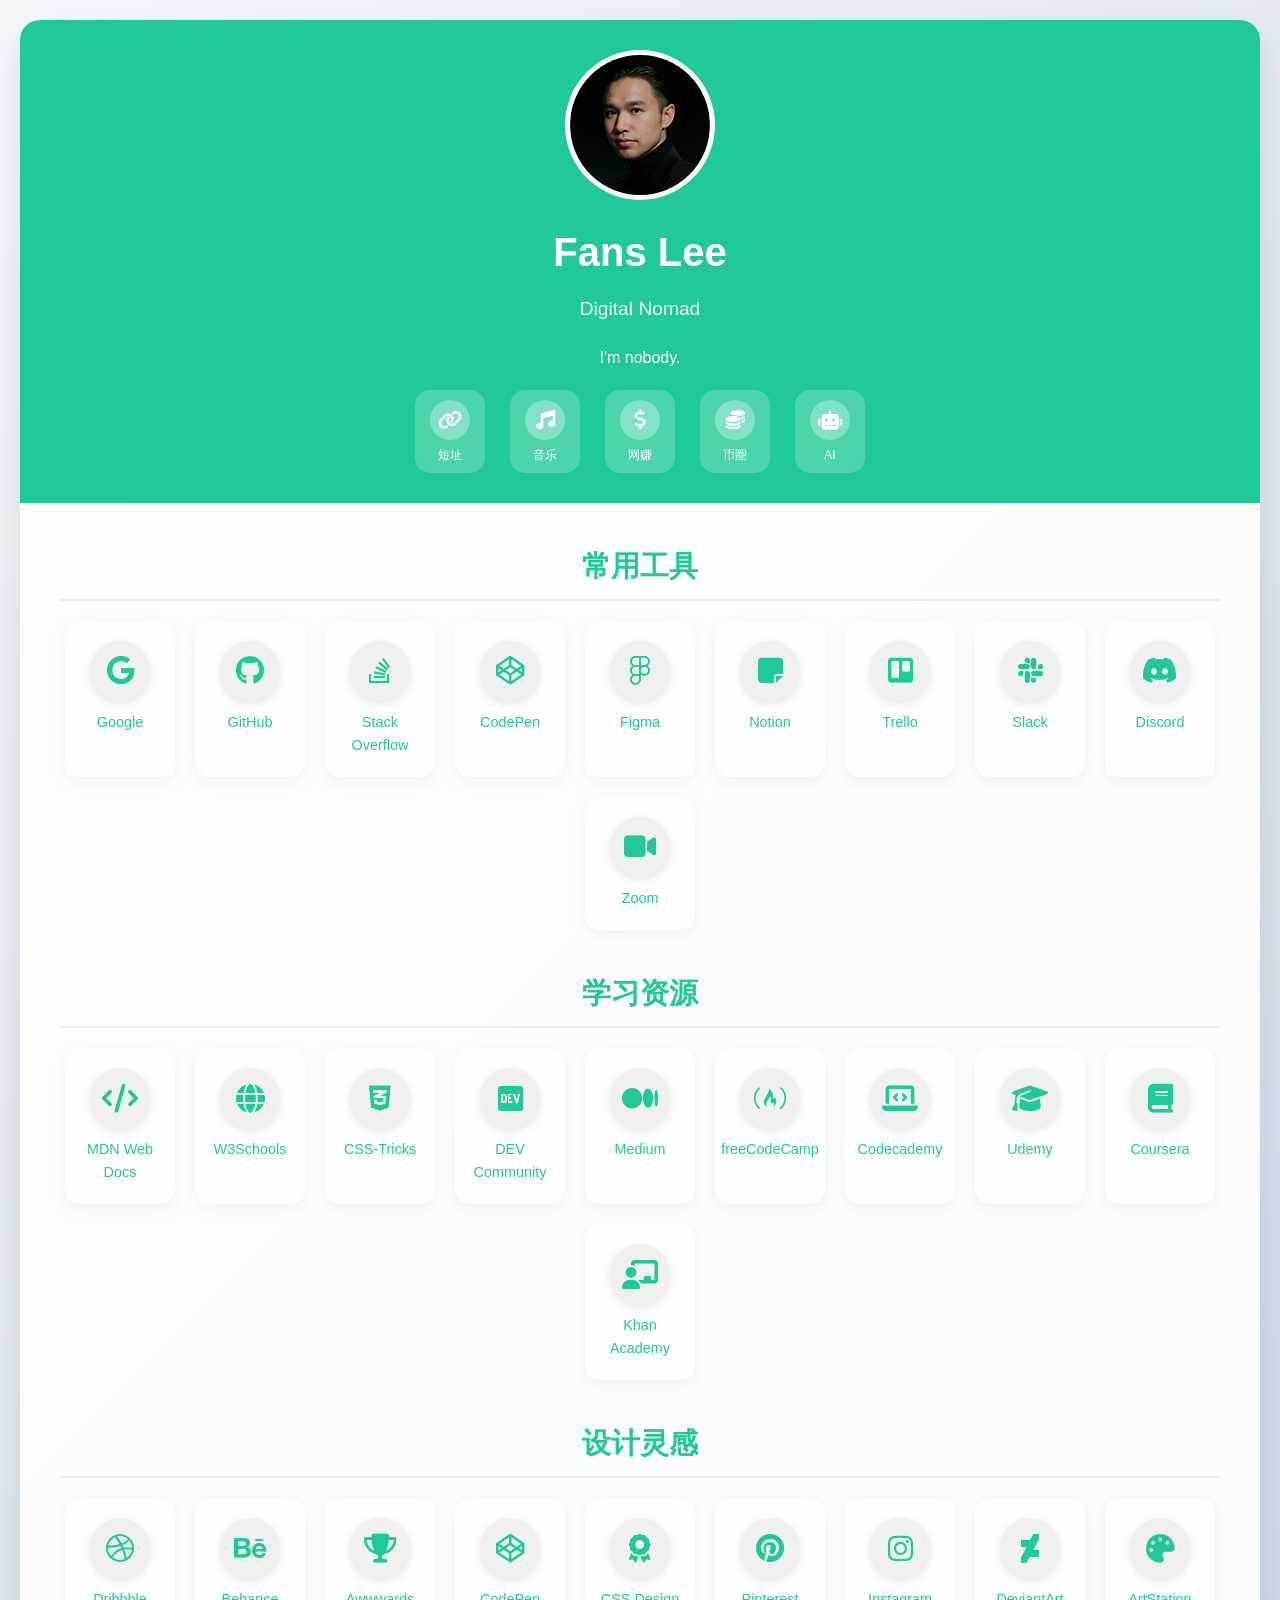
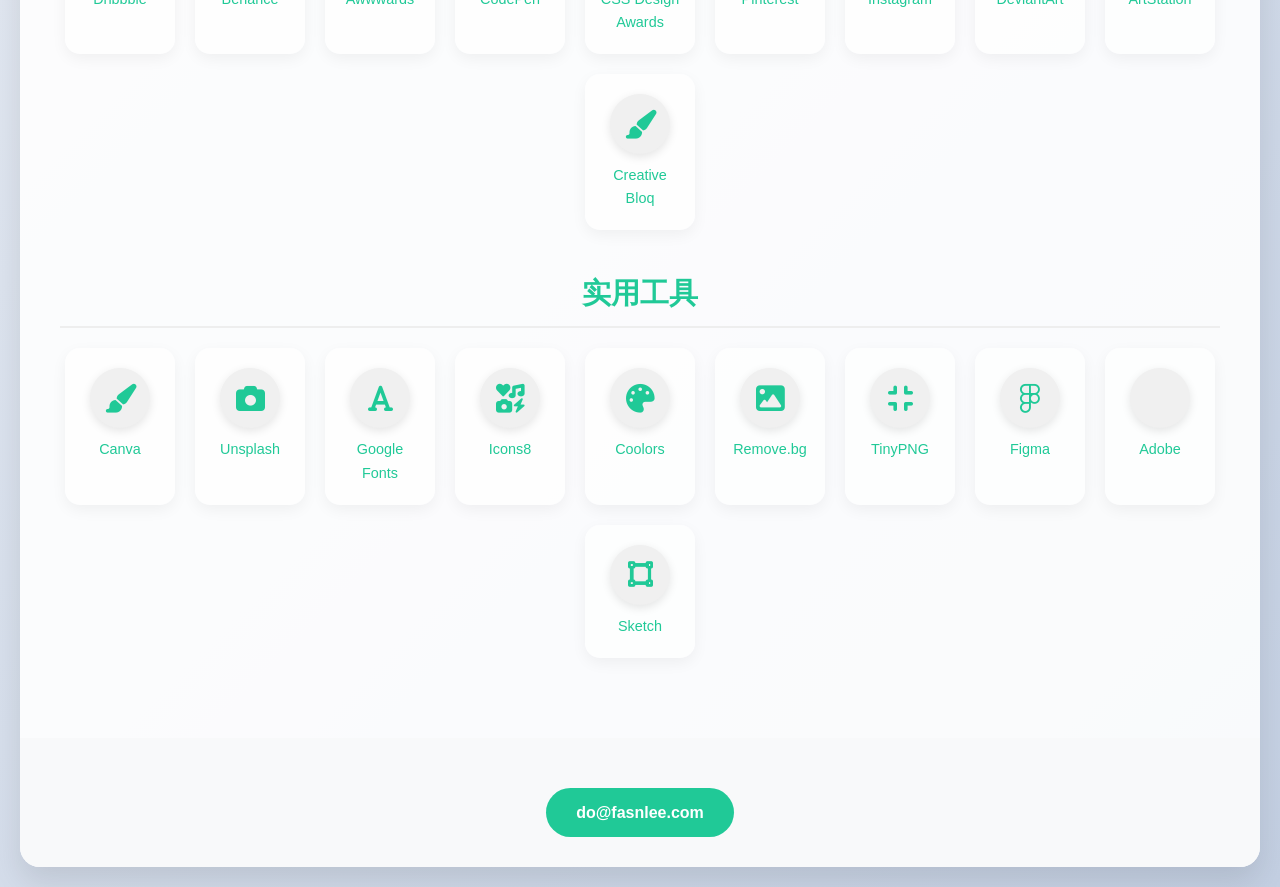
<file: bak/index2.html>
<!DOCTYPE html>
<html lang="zh-CN">
<head>
    <meta charset="UTF-8">
    <meta name="viewport" content="width=device-width, initial-scale=1.0">
    <title>Fanslee Navigation</title>
    <link rel="stylesheet" href="https://cdnjs.cloudflare.com/ajax/libs/font-awesome/6.4.0/css/all.min.css">
    <link rel="icon" href="favicon.ico" type="image/x-icon">
    <style>
        * {
            margin: 0;
            padding: 0;
            box-sizing: border-box;
            font-family: 'Segoe UI', Tahoma, Geneva, Verdana, sans-serif;
        }
        
        body {
            background: linear-gradient(135deg, #f5f7fa 0%, #c3cfe2 100%);
            color: #333;
            line-height: 1.6;
            min-height: 100vh;
            display: flex;
            justify-content: center;
            align-items: center;
            padding: 20px;
        }
        
        .container {
            max-width: 1600px;
            width: 100%;
            background: rgba(255, 255, 255, 0.9);
            border-radius: 20px;
            box-shadow: 0 15px 30px rgba(0, 0, 0, 0.1);
            overflow: hidden;
            display: flex;
            flex-direction: column;
            animation: fadeIn 1s ease-out;
        }
        
        @keyframes fadeIn {
            from { opacity: 0; transform: translateY(20px); }
            to { opacity: 1; transform: translateY(0); }
        }
        
        header {
            background: linear-gradient(0deg, #20c997 0%, #20c997 100%);
            color: white;
            padding: 30px 40px;
            text-align: center;
            position: relative;
        }
        
        .profile-img {
            width: 150px;
            height: 150px;
            border-radius: 50%;
            border: 5px solid rgba(255, 255, 255, 0.3);
            margin: 0 auto 20px;
            background-color: #fff;
            overflow: hidden;
            display: flex;
            justify-content: center;
            align-items: center;
            font-size: 60px;
            color: #6a11cb;
        }
        
        .fanslee {
            display: inline-block;
            width: 150px;
            height: 150px;
            background-image: url('../x/img/fanslee.jpg');
            background-size: cover;
            background-position: center;
            background-repeat: no-repeat;
            border-radius: 50%;
        }
        
        h1 {
            font-size: 2.5rem;
            margin-bottom: 10px;
            font-weight: 700;
        }
        
        .title {
            font-size: 1.2rem;
            opacity: 0.9;
            margin-bottom: 20px;
        }
        
        .social-links {
            display: flex;
            justify-content: center;
            gap: 25px;
            margin-top: 20px;
        }

        .social-links a {
            color: white;
            background: rgba(255, 255, 255, 0.2);
            width: 70px;
            height: auto;
            border-radius: 15px;
            display: flex;
            flex-direction: column;
            align-items: center;
            justify-content: center;
            text-decoration: none;
            transition: all 0.3s ease;
            padding: 10px 5px;
        }

        .social-links a:hover {
            background: rgba(255, 255, 255, 0.3);
            transform: translateY(-3px);
        }

        .social-links .link-text {
            color: white;
            font-size: 0.75rem;
            margin-top: 8px;
            text-align: center;
            font-weight: 500;
            line-height: 1.2;
        }
        
        /* 固定顶部图标大小 - 所有设备 */
        .social-links .social-icon {
            width: 40px;
            height: 40px;
            border-radius: 50%;
            background-color: rgba(255, 255, 255, 0.3);
            display: flex;
            align-items: center;
            justify-content: center;
            font-size: 1.2rem;
            color: white;
            transition: all 0.3s ease;
        }
        
        .social-links a:hover .social-icon {
            transform: scale(1.1);
            background-color: rgba(255, 255, 255, 0.4);
        }
        
        /* 导航区域样式 */
        .navigation {
            padding: 40px;
        }
        
        .category {
            margin-bottom: 40px;
        }
        
        .category-title {
            color: #20c997;
            font-size: 1.8rem;
            margin-bottom: 20px;
            padding-bottom: 10px;
            border-bottom: 2px solid #eee;
            font-weight: 600;
            text-align: center;
        }
        
        .nav-links {
            display: flex;
            flex-wrap: wrap;
            gap: 20px;
            justify-content: center;
        }
        
        .nav-item {
            display: flex;
            flex-direction: column;
            align-items: center;
            text-decoration: none;
            color: #20c997;
            transition: all 0.3s ease;
            padding: 20px 15px;
            border-radius: 15px;
            background: rgba(255, 255, 255, 0.7);
            box-shadow: 0 5px 15px rgba(0, 0, 0, 0.05);
        }
        
        .nav-item:hover {
            transform: translateY(-5px);
            box-shadow: 0 10px 20px rgba(0, 0, 0, 0.1);
            background: white;
            color: #20c997;
        }
        
        .nav-icon {
            width: 50px;
            height: 50px;
            border-radius: 50%;
            background-color: #f0f0f0;
            display: flex;
            align-items: center;
            justify-content: center;
            margin-bottom: 10px;
            font-size: 1.5rem;
            color: #20c997;
            box-shadow: 0 3px 10px rgba(0, 0, 0, 0.1);
            transition: all 0.3s ease;
        }
        
        .nav-text {
            font-size: 0.85rem;
            text-align: center;
            font-weight: 500;
        }
        
        .contact {
            background: #f8f9fa;
            padding: 30px 40px;
            text-align: center;
        }
        
        .btn {
            display: inline-block;
            background: linear-gradient(135deg, #20c997 0%, #20c997 100%);
            color: white;
            padding: 12px 30px;
            border-radius: 30px;
            text-decoration: none;
            font-weight: 600;
            margin-top: 20px;
            transition: all 0.3s ease;
            border: none;
            cursor: pointer;
            font-size: 1rem;
        }
        
        .btn:hover {
            transform: translateY(-3px);
            box-shadow: 0 10px 20px rgba(0, 0, 0, 0.1);
        }
        
        /* 回到顶部按钮 */
        .back-to-top {
            position: fixed;
            bottom: 30px;
            right: 30px;
            width: 60px;
            height: 60px;
            border-radius: 50%;
            background: linear-gradient(135deg, #20c997 0%, #20c997 100%);
            color: white;
            display: flex;
            align-items: center;
            justify-content: center;
            cursor: pointer;
            box-shadow: 0 5px 15px rgba(0, 0, 0, 0.2);
            transition: all 0.3s ease;
            opacity: 0;
            visibility: hidden;
            z-index: 1000;
        }
        
        .back-to-top.show {
            opacity: 1;
            visibility: visible;
        }
        
        .back-to-top:hover {
            transform: translateY(-5px);
            box-shadow: 0 8px 20px rgba(0, 0, 0, 0.3);
        }
        
        .back-to-top i {
            font-size: 1.5rem;
        }
        
        /* 响应式设计 - 桌面版 (10个图标一排) */
        @media (min-width: 1200px) {
            .nav-item {
                width: calc(10% - 18px); /* 10个图标一排 */
                min-width: 110px;
            }
            
            .nav-icon {
                width: 60px;
                height: 60px;
                font-size: 1.8rem;
            }
            
            .nav-text {
                font-size: 0.9rem;
            }
        }
        
        /* 平板电脑 (5个图标一排) */
        @media (max-width: 1199px) and (min-width: 768px) {
            .nav-item {
                width: calc(20% - 16px); /* 5个图标一排 */
                min-width: 130px;
                padding: 25px 15px;
            }
            
            .nav-icon {
                width: 70px;
                height: 70px;
                font-size: 2rem;
                margin-bottom: 12px;
            }
            
            .nav-text {
                font-size: 1rem;
            }
        }
        
        /* 手机版 (2个图标一排) */
        @media (max-width: 767px) {
            .navigation {
                padding: 20px;
            }
            
            header {
                padding: 25px 20px;
            }
            
            h1 {
                font-size: 2rem;
            }
            
            .profile-img {
                width: 120px;
                height: 120px;
                font-size: 50px;
            }
            
            .fanslee {
                width: 120px;
                height: 120px;
            }
            
            .category-title {
                font-size: 1.5rem;
            }
            
            .nav-item {
                width: calc(50% - 10px); /* 2个图标一排 */
                min-width: 140px;
                padding: 30px 15px;
            }
            
            .nav-icon {
                width: 80px;
                height: 80px;
                font-size: 2.2rem;
                margin-bottom: 15px;
            }
            
            .nav-text {
                font-size: 1.1rem;
            }
            
            .nav-links {
                gap: 15px;
            }
            
            /* 手机版顶部社交链接 - 5个一排 */
            .social-links {
                flex-wrap: wrap;
                gap: 8px;
                justify-content: center;
            }
            
            .social-links a {
                width: calc(20% - 8px); /* 5个一排 */
                min-width: 60px;
                padding: 8px 3px;
            }
            
            .social-links .social-icon {
                width: 35px;
                height: 35px;
                font-size: 1rem;
            }
            
            .social-links .link-text {
                font-size: 0.65rem;
                margin-top: 5px;
            }
            
            /* 手机版回到顶部按钮 */
            .back-to-top {
                width: 50px;
                height: 50px;
                bottom: 20px;
                right: 20px;
            }
            
            .back-to-top i {
                font-size: 1.2rem;
            }
        }
        
        /* 超小屏幕优化 */
        @media (max-width: 360px) {
            .social-links .link-text {
                font-size: 0.6rem;
            }
            
            h1 {
                font-size: 1.8rem;
            }
            
            .nav-item {
                min-width: 130px;
                padding: 25px 10px;
            }
            
            .nav-icon {
                width: 70px;
                height: 70px;
                font-size: 2rem;
            }
            
            .nav-text {
                font-size: 1rem;
            }
            
            /* 超小屏幕顶部社交链接调整 */
            .social-links a {
                min-width: 55px;
            }
            
            .social-links .social-icon {
                width: 30px;
                height: 30px;
                font-size: 0.9rem;
            }
        }
    </style>
</head>
<body>
    <div class="container">
        <header>
            <div class="profile-img">
                <i class="fanslee"></i>
            </div>
            <h1>Fans Lee</h1>
            <p class="title">Digital Nomad</p>
            <p>I'm nobody.</p>
            <div class="social-links">
                <a href="https://p-p.fan" target="_blank">
                    <div class="social-icon"><i class="fas fa-link"></i></div>
                    <span class="link-text">短址</span>
                </a>
                <a href="https://m.p-p.fun" target="_blank">
                    <div class="social-icon"><i class="fas fa-music"></i></div>
                    <span class="link-text">音乐</span>
                </a>
                <a href="#" target="_blank">
                    <div class="social-icon"><i class="fas fa-dollar-sign"></i></div>
                    <span class="link-text">网赚</span>
                </a>                  
                <a href="https://p-p.fun" target="_blank">
                    <div class="social-icon"><i class="fas fa-coins"></i></div>
                    <span class="link-text">币圈</span>
                </a>      
                <a href="https://doai.ink" target="_blank">
                    <div class="social-icon"><i class="fas fa-robot"></i></div>
                    <span class="link-text">AI</span>
                </a>          
            </div>
        </header>
        
        <div class="navigation">
            <div class="category">
                <h2 class="category-title">常用工具</h2>
                <div class="nav-links">
                    <a href="https://www.google.com" target="_blank" class="nav-item">
                        <div class="nav-icon"><i class="fab fa-google"></i></div>
                        <span class="nav-text">Google</span>
                    </a>
                    <a href="https://github.com" target="_blank" class="nav-item">
                        <div class="nav-icon"><i class="fab fa-github"></i></div>
                        <span class="nav-text">GitHub</span>
                    </a>
                    <a href="https://stackoverflow.com" target="_blank" class="nav-item">
                        <div class="nav-icon"><i class="fab fa-stack-overflow"></i></div>
                        <span class="nav-text">Stack Overflow</span>
                    </a>
                    <a href="https://codepen.io" target="_blank" class="nav-item">
                        <div class="nav-icon"><i class="fab fa-codepen"></i></div>
                        <span class="nav-text">CodePen</span>
                    </a>
                    <a href="https://www.figma.com" target="_blank" class="nav-item">
                        <div class="nav-icon"><i class="fab fa-figma"></i></div>
                        <span class="nav-text">Figma</span>
                    </a>
                    <a href="https://www.notion.so" target="_blank" class="nav-item">
                        <div class="nav-icon"><i class="fas fa-sticky-note"></i></div>
                        <span class="nav-text">Notion</span>
                    </a>
                    <a href="https://trello.com" target="_blank" class="nav-item">
                        <div class="nav-icon"><i class="fab fa-trello"></i></div>
                        <span class="nav-text">Trello</span>
                    </a>
                    <a href="https://slack.com" target="_blank" class="nav-item">
                        <div class="nav-icon"><i class="fab fa-slack"></i></div>
                        <span class="nav-text">Slack</span>
                    </a>
                    <a href="https://discord.com" target="_blank" class="nav-item">
                        <div class="nav-icon"><i class="fab fa-discord"></i></div>
                        <span class="nav-text">Discord</span>
                    </a>
                    <a href="https://zoom.us" target="_blank" class="nav-item">
                        <div class="nav-icon"><i class="fas fa-video"></i></div>
                        <span class="nav-text">Zoom</span>
                    </a>
                </div>
            </div>
            
            <div class="category">
                <h2 class="category-title">学习资源</h2>
                <div class="nav-links">
                    <a href="https://developer.mozilla.org" target="_blank" class="nav-item">
                        <div class="nav-icon"><i class="fas fa-code"></i></div>
                        <span class="nav-text">MDN Web Docs</span>
                    </a>
                    <a href="https://www.w3schools.com" target="_blank" class="nav-item">
                        <div class="nav-icon"><i class="fas fa-globe"></i></div>
                        <span class="nav-text">W3Schools</span>
                    </a>
                    <a href="https://css-tricks.com" target="_blank" class="nav-item">
                        <div class="nav-icon"><i class="fab fa-css3-alt"></i></div>
                        <span class="nav-text">CSS-Tricks</span>
                    </a>
                    <a href="https://dev.to" target="_blank" class="nav-item">
                        <div class="nav-icon"><i class="fab fa-dev"></i></div>
                        <span class="nav-text">DEV Community</span>
                    </a>
                    <a href="https://medium.com" target="_blank" class="nav-item">
                        <div class="nav-icon"><i class="fab fa-medium"></i></div>
                        <span class="nav-text">Medium</span>
                    </a>
                    <a href="https://www.freecodecamp.org" target="_blank" class="nav-item">
                        <div class="nav-icon"><i class="fab fa-free-code-camp"></i></div>
                        <span class="nav-text">freeCodeCamp</span>
                    </a>
                    <a href="https://www.codecademy.com" target="_blank" class="nav-item">
                        <div class="nav-icon"><i class="fas fa-laptop-code"></i></div>
                        <span class="nav-text">Codecademy</span>
                    </a>
                    <a href="https://www.udemy.com" target="_blank" class="nav-item">
                        <div class="nav-icon"><i class="fas fa-graduation-cap"></i></div>
                        <span class="nav-text">Udemy</span>
                    </a>
                    <a href="https://www.coursera.org" target="_blank" class="nav-item">
                        <div class="nav-icon"><i class="fas fa-book"></i></div>
                        <span class="nav-text">Coursera</span>
                    </a>
                    <a href="https://www.khanacademy.org" target="_blank" class="nav-item">
                        <div class="nav-icon"><i class="fas fa-chalkboard-teacher"></i></div>
                        <span class="nav-text">Khan Academy</span>
                    </a>
                </div>
            </div>
            
            <div class="category">
                <h2 class="category-title">设计灵感</h2>
                <div class="nav-links">
                    <a href="https://dribbble.com" target="_blank" class="nav-item">
                        <div class="nav-icon"><i class="fab fa-dribbble"></i></div>
                        <span class="nav-text">Dribbble</span>
                    </a>
                    <a href="https://www.behance.net" target="_blank" class="nav-item">
                        <div class="nav-icon"><i class="fab fa-behance"></i></div>
                        <span class="nav-text">Behance</span>
                    </a>
                    <a href="https://www.awwwards.com" target="_blank" class="nav-item">
                        <div class="nav-icon"><i class="fas fa-trophy"></i></div>
                        <span class="nav-text">Awwwards</span>
                    </a>
                    <a href="https://codepen.io" target="_blank" class="nav-item">
                        <div class="nav-icon"><i class="fab fa-codepen"></i></div>
                        <span class="nav-text">CodePen</span>
                    </a>
                    <a href="https://cssdesignawards.com" target="_blank" class="nav-item">
                        <div class="nav-icon"><i class="fas fa-award"></i></div>
                        <span class="nav-text">CSS Design Awards</span>
                    </a>
                    <a href="https://www.pinterest.com" target="_blank" class="nav-item">
                        <div class="nav-icon"><i class="fab fa-pinterest"></i></div>
                        <span class="nav-text">Pinterest</span>
                    </a>
                    <a href="https://www.instagram.com" target="_blank" class="nav-item">
                        <div class="nav-icon"><i class="fab fa-instagram"></i></div>
                        <span class="nav-text">Instagram</span>
                    </a>
                    <a href="https://www.deviantart.com" target="_blank" class="nav-item">
                        <div class="nav-icon"><i class="fab fa-deviantart"></i></div>
                        <span class="nav-text">DeviantArt</span>
                    </a>
                    <a href="https://www.artstation.com" target="_blank" class="nav-item">
                        <div class="nav-icon"><i class="fas fa-palette"></i></div>
                        <span class="nav-text">ArtStation</span>
                    </a>
                    <a href="https://www.creativebloq.com" target="_blank" class="nav-item">
                        <div class="nav-icon"><i class="fas fa-paint-brush"></i></div>
                        <span class="nav-text">Creative Bloq</span>
                    </a>
                </div>
            </div>
            
            <div class="category">
                <h2 class="category-title">实用工具</h2>
                <div class="nav-links">
                    <a href="https://www.canva.com" target="_blank" class="nav-item">
                        <div class="nav-icon"><i class="fas fa-paint-brush"></i></div>
                        <span class="nav-text">Canva</span>
                    </a>
                    <a href="https://unsplash.com" target="_blank" class="nav-item">
                        <div class="nav-icon"><i class="fas fa-camera"></i></div>
                        <span class="nav-text">Unsplash</span>
                    </a>
                    <a href="https://fonts.google.com" target="_blank" class="nav-item">
                        <div class="nav-icon"><i class="fas fa-font"></i></div>
                        <span class="nav-text">Google Fonts</span>
                    </a>
                    <a href="https://icons8.com" target="_blank" class="nav-item">
                        <div class="nav-icon"><i class="fas fa-icons"></i></div>
                        <span class="nav-text">Icons8</span>
                    </a>
                    <a href="https://coolors.co" target="_blank" class="nav-item">
                        <div class="nav-icon"><i class="fas fa-palette"></i></div>
                        <span class="nav-text">Coolors</span>
                    </a>
                    <a href="https://www.remove.bg" target="_blank" class="nav-item">
                        <div class="nav-icon"><i class="fas fa-image"></i></div>
                        <span class="nav-text">Remove.bg</span>
                    </a>
                    <a href="https://www.tinypng.com" target="_blank" class="nav-item">
                        <div class="nav-icon"><i class="fas fa-compress"></i></div>
                        <span class="nav-text">TinyPNG</span>
                    </a>
                    <a href="https://www.figma.com" target="_blank" class="nav-item">
                        <div class="nav-icon"><i class="fab fa-figma"></i></div>
                        <span class="nav-text">Figma</span>
                    </a>
                    <a href="https://www.adobe.com" target="_blank" class="nav-item">
                        <div class="nav-icon"><i class="fab fa-adobe"></i></div>
                        <span class="nav-text">Adobe</span>
                    </a>
                    <a href="https://www.sketch.com" target="_blank" class="nav-item">
                        <div class="nav-icon"><i class="fas fa-vector-square"></i></div>
                        <span class="nav-text">Sketch</span>
                    </a>
                </div>
            </div>
        </div>
        
        <div class="contact">
            <a href="mailto:do@fasnlee.com" class="btn">do@fasnlee.com</a>
        </div>
    </div>

    <!-- 回到顶部按钮 -->
    <div class="back-to-top" id="backToTop">
        <i class="fas fa-chevron-up"></i>
    </div>

    <script>
        // 添加图标悬停动画
        document.addEventListener('DOMContentLoaded', function() {
            const navIcons = document.querySelectorAll('.nav-icon');
            const socialIcons = document.querySelectorAll('.social-icon');
            const backToTopBtn = document.getElementById('backToTop');
            
            navIcons.forEach(icon => {
                icon.addEventListener('mouseenter', function() {
                    this.style.transform = 'scale(1.1) rotate(5deg)';
                    this.style.backgroundColor = '#e0f7f2';
                });
                
                icon.addEventListener('mouseleave', function() {
                    this.style.transform = 'scale(1) rotate(0deg)';
                    this.style.backgroundColor = '#f0f0f0';
                });
            });
            
            socialIcons.forEach(icon => {
                icon.addEventListener('mouseenter', function() {
                    this.style.transform = 'scale(1.1)';
                });
                
                icon.addEventListener('mouseleave', function() {
                    this.style.transform = 'scale(1)';
                });
            });
            
            // 回到顶部按钮功能
            window.addEventListener('scroll', function() {
                if (window.pageYOffset > 300) {
                    backToTopBtn.classList.add('show');
                } else {
                    backToTopBtn.classList.remove('show');
                }
            });
            
            backToTopBtn.addEventListener('click', function() {
                window.scrollTo({
                    top: 0,
                    behavior: 'smooth'
                });
            });
        });
    </script>
</body>
</html>
</file>
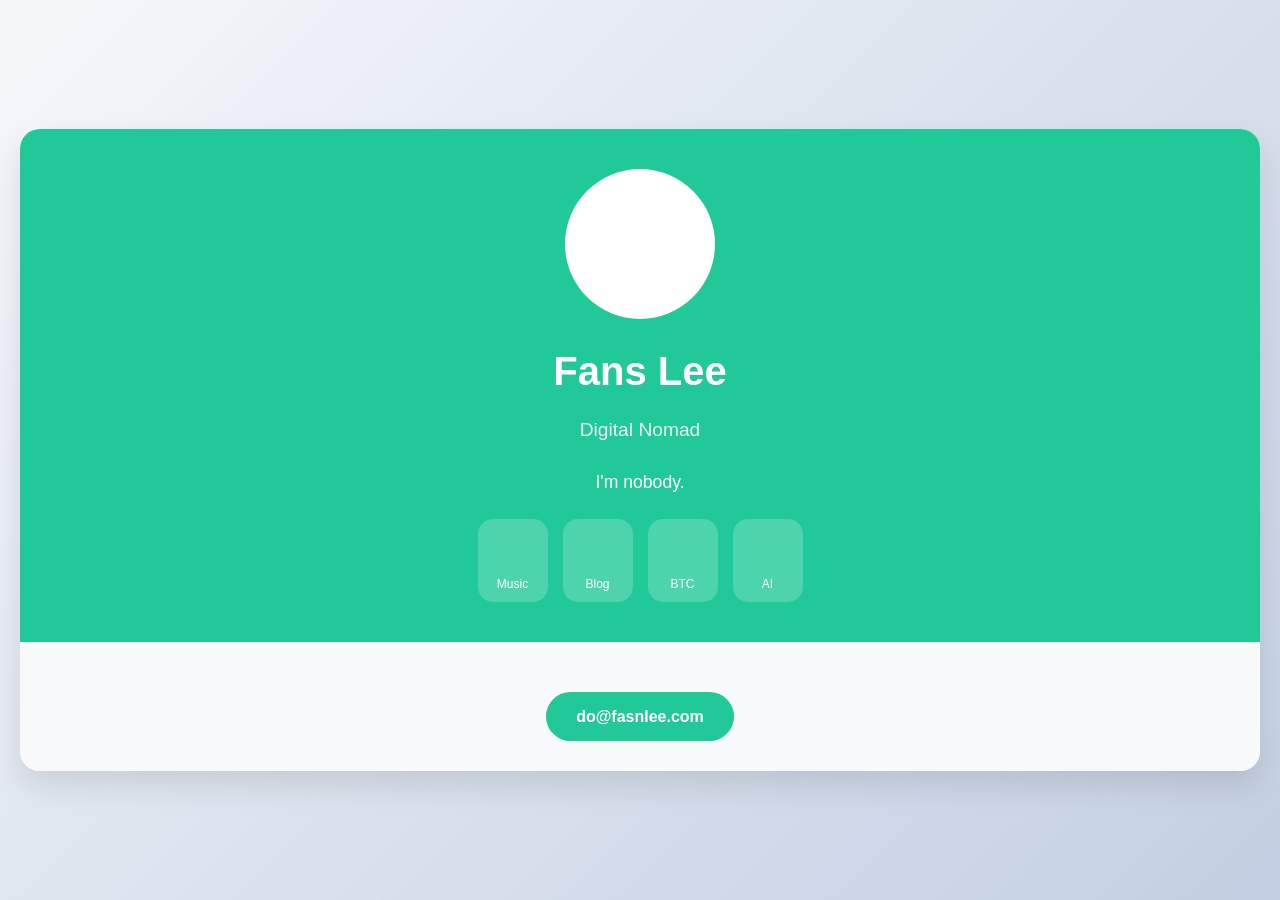
<file: bak/index3.html>
<!DOCTYPE html>
<html lang="zh-CN">
<head>
    <meta charset="UTF-8">
    <meta name="viewport" content="width=device-width, initial-scale=1.0">
    <title>Fanslee Homepage</title>
    <link rel="stylesheet" href="https://cdnjs.cloudflare.com/ajax/libs/font-awesome/6.4.0/css/all.min.css">
    <link rel="icon" href="https://fanslee.com/favicon.ico" type="image/x-icon">
    <style>
        * {
            margin: 0;
            padding: 0;
            box-sizing: border-box;
            font-family: 'Segoe UI', Tahoma, Geneva, Verdana, sans-serif;
        }
        
        body {
            background: linear-gradient(135deg, #f5f7fa 0%, #c3cfe2 100%);
            color: #333;
            line-height: 1.6;
            min-height: 100vh;
            display: flex;
            justify-content: center;
            align-items: center;
            padding: 20px;
        }
        
        .container {
            max-width: 100%;
            width: 100%;
            background: rgba(255, 255, 255, 0.9);
            border-radius: 20px;
            box-shadow: 0 15px 30px rgba(0, 0, 0, 0.1);
            overflow: hidden;
            display: flex;
            flex-direction: column;
            animation: fadeIn 1s ease-out;
        }
        
        @keyframes fadeIn {
            from { opacity: 0; transform: translateY(20px); }
            to { opacity: 1; transform: translateY(0); }
        }
        
        header {
            background: linear-gradient(0deg, #20c997 0%, #20c997 100%);
            color: white;
            padding: 40px;
            text-align: center;
            position: relative;
        }
        
        .profile-img {
            width: 150px;
            height: 150px;
            border-radius: 50%;
            border: 5px solid rgba(255, 255, 255, 0.3);
            margin: 0 auto 20px;
            background-color: #fff;
            overflow: hidden;
            display: flex;
            justify-content: center;
            align-items: center;
            font-size: 60px;
            color: #6a11cb;
        }
        .fanslee {
            display: inline-block;
            width: 150px;
            height: 150px;
            background-image: url('https://fanslee.com/x/img/fanslee.jpg');
            background-size: cover;
            background-position: center;
            background-repeat: no-repeat;
            border-radius: 50%;
        }
        .nav-icon {
            display: inline-block;
            width: 40px;
            height: 40px;
            background-size: cover;
            background-position: center;
            background-repeat: no-repeat;
            border-radius: 50%;
        } 
        .site01 {background-image: url('https://fanslee.com/x/img/site01.png');}
        .site02 {background-image: url('https://fanslee.com/x/img/site02.png');}
        .site03 {background-image: url('https://fanslee.com/x/img/site03.png');}
        .site04 {background-image: url('https://fanslee.com/x/img/site04.png');}  
        .site05 {background-image: url('https://fanslee.com/x/img/site05.png');}                                                    
        h1 {
            font-size: 2.5rem;
            margin-bottom: 10px;
            font-weight: 700;
        }
        
        .title {
            font-size: 1.2rem;
            opacity: 0.9;
            margin-bottom: 20px;
        }
        
        .social-links {
            display: flex;
            justify-content: center;
            gap: 15px;
            margin-top: 20px;
            flex-wrap: wrap;
            max-width: 100%;
        }

        .social-links a {
            color: white;
            background: rgba(255, 255, 255, 0.2);
            width: 70px;
            height: auto;
            border-radius: 15px;
            display: flex;
            flex-direction: column;
            align-items: center;
            justify-content: center;
            text-decoration: none;
            transition: all 0.3s ease;
            padding: 10px 5px;
            flex-shrink: 0;
        }

        .social-links a:hover {
            background: rgba(255, 255, 255, 0.3);
            transform: translateY(-3px);
        }

        .social-links .link-text {
            color: white;
            font-size: 0.75rem;
            margin-top: 8px;
            text-align: center;
            font-weight: 500;
            line-height: 1.2;
        }
        
        .social-links a:hover i {
            transform: scale(1.1);
            transition: transform 0.3s ease;
        }
        
        .content {
            display: flex;
            flex-wrap: wrap;
            padding: 40px;
        }
        
        .about, .skills {
            flex: 1;
            min-width: 300px;
            padding: 20px;
        }
        
        h2 {
            color: #6a11cb;
            margin-bottom: 20px;
            padding-bottom: 10px;
            border-bottom: 2px solid #eee;
            font-size: 1.8rem;
        }
        
        p {
            margin-bottom: 15px;
            font-size: 1.1rem;
            line-height: 1.8;
        }
        
        .skill-item {
            margin-bottom: 20px;
        }
        
        .skill-name {
            display: flex;
            justify-content: space-between;
            margin-bottom: 8px;
        }
        
        .skill-bar {
            height: 10px;
            background: #e0e0e0;
            border-radius: 5px;
            overflow: hidden;
        }
        
        .skill-level {
            height: 100%;
            background: linear-gradient(90deg, #6a11cb, #2575fc);
            border-radius: 5px;
            transition: width 1.5s ease-in-out;
        }
        
        .contact {
            background: #f8f9fa;
            padding: 30px 40px;
            text-align: center;
        }
        
        .contact-info {
            display: flex;
            justify-content: center;
            flex-wrap: wrap;
            gap: 30px;
            margin-top: 20px;
        }
        
        .contact-item {
            display: flex;
            align-items: center;
            gap: 10px;
            font-size: 1.1rem;
        }
        
        .contact-item i {
            color: #6a11cb;
            font-size: 1.3rem;
        }
        
        .btn {
            display: inline-block;
            background: linear-gradient(135deg, #20c997 0%, #20c997 100%);
            color: white;
            padding: 12px 30px;
            border-radius: 30px;
            text-decoration: none;
            font-weight: 600;
            margin-top: 20px;
            transition: all 0.3s ease;
            border: none;
            cursor: pointer;
            font-size: 1rem;
        }
        
        .btn:hover {
            transform: translateY(-3px);
            box-shadow: 0 10px 20px rgba(0, 0, 0, 0.1);
        }
        
        footer {
            text-align: center;
            padding: 20px;
            background: #2c3e50;
            color: rgba(255, 255, 255, 0.7);
            font-size: 0.9rem;
        }
        
        /* 响应式设计 */
        @media (max-width: 768px) {
            .content {
                flex-direction: column;
                padding: 20px;
            }
            
            header {
                padding: 30px 20px;
            }
            
            h1 {
                font-size: 2rem;
            }
            
            .profile-img {
                width: 120px;
                height: 120px;
                font-size: 50px;
            }
            
            .social-links {
                gap: 10px;
            }
            
            .social-links a {
                width: 60px;
                padding: 8px 4px;
            }
        }
        
        @media (max-width: 480px) {
            .contact-info {
                flex-direction: column;
                gap: 15px;
            }
            
            h1 {
                font-size: 1.8rem;
            }
            
            h2 {
                font-size: 1.5rem;
            }
            
            .social-links {
                gap: 8px;
                justify-content: center;
            }
            
            .social-links a {
                width: 55px;
                padding: 6px 3px;
            }
            
            .social-links .link-text {
                font-size: 0.7rem;
            }
        }       
    </style>
</head>
<body>
    <div class="container">
        <header>
            <div class="profile-img">
                <i class="fanslee"></i>
            </div>
            <h1>Fans Lee</h1>
            <p class="title">Digital Nomad</p>
            <p>I'm nobody.</p>
            <div class="social-links">
                <a href="https://m.p-p.fun" target="_blank">
                    <i class="nav-icon site01"></i>
                    <span class="link-text">Music</span>
                </a>   
                <a href="https://blog.fanslee.com" target="_blank">
                    <i class="nav-icon site03"></i>
                    <span class="link-text">Blog</span>
                </a>
                <!--<a href="/ad" target="_blank">
                    <i class="nav-icon site02"></i>
                    <span class="link-text">AD</span>
                </a>-->   
                <a href="/btc" target="_blank">
                    <i class="nav-icon site04"></i>
                    <span class="link-text">BTC</span>
                </a>      
                <a href="https://ai.fanslee.com" target="_blank">
                    <i class="nav-icon site05"></i>
                    <span class="link-text">AI</span>
                </a>            
            </div>
        </header>
                     
        <div class="contact">
            <a href="#" class="btn">do@fasnlee.com</a>
        </div>
    </div>

    <script>
        // 添加技能条动画效果
        document.addEventListener('DOMContentLoaded', function() {
            const skillLevels = document.querySelectorAll('.skill-level');
            
            // 使用Intersection Observer API检测元素是否进入视口
            const observer = new IntersectionObserver((entries) => {
                entries.forEach(entry => {
                    if (entry.isIntersecting) {
                        // 当技能条进入视口时，触发宽度动画
                        const skillLevel = entry.target;
                        const width = skillLevel.style.width;
                        skillLevel.style.width = '0';
                        
                        setTimeout(() => {
                            skillLevel.style.width = width;
                        }, 300);
                        
                        // 停止观察该元素
                        observer.unobserve(skillLevel);
                    }
                });
            }, { threshold: 0.5 });
            
            // 观察所有技能条元素
            skillLevels.forEach(skill => {
                observer.observe(skill);
            });
        });
    </script>
</body>
</html>
</file>
